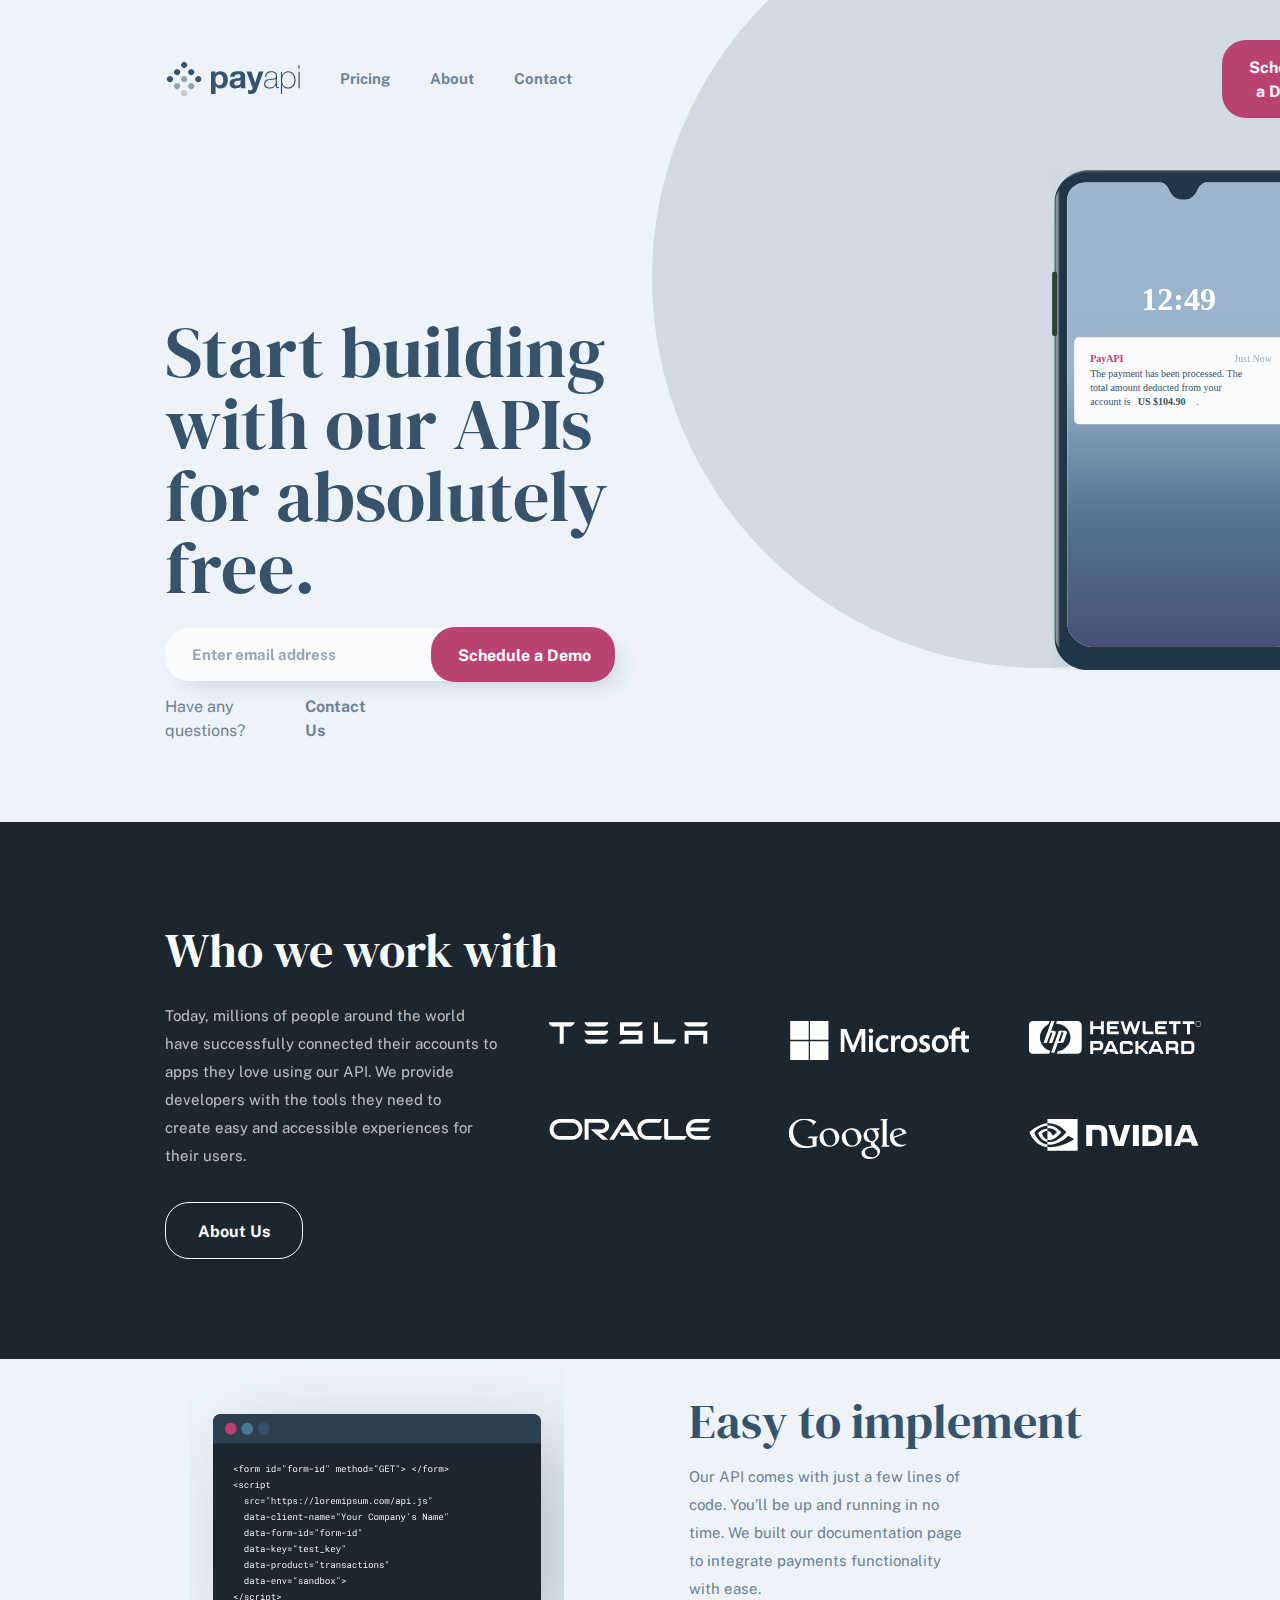
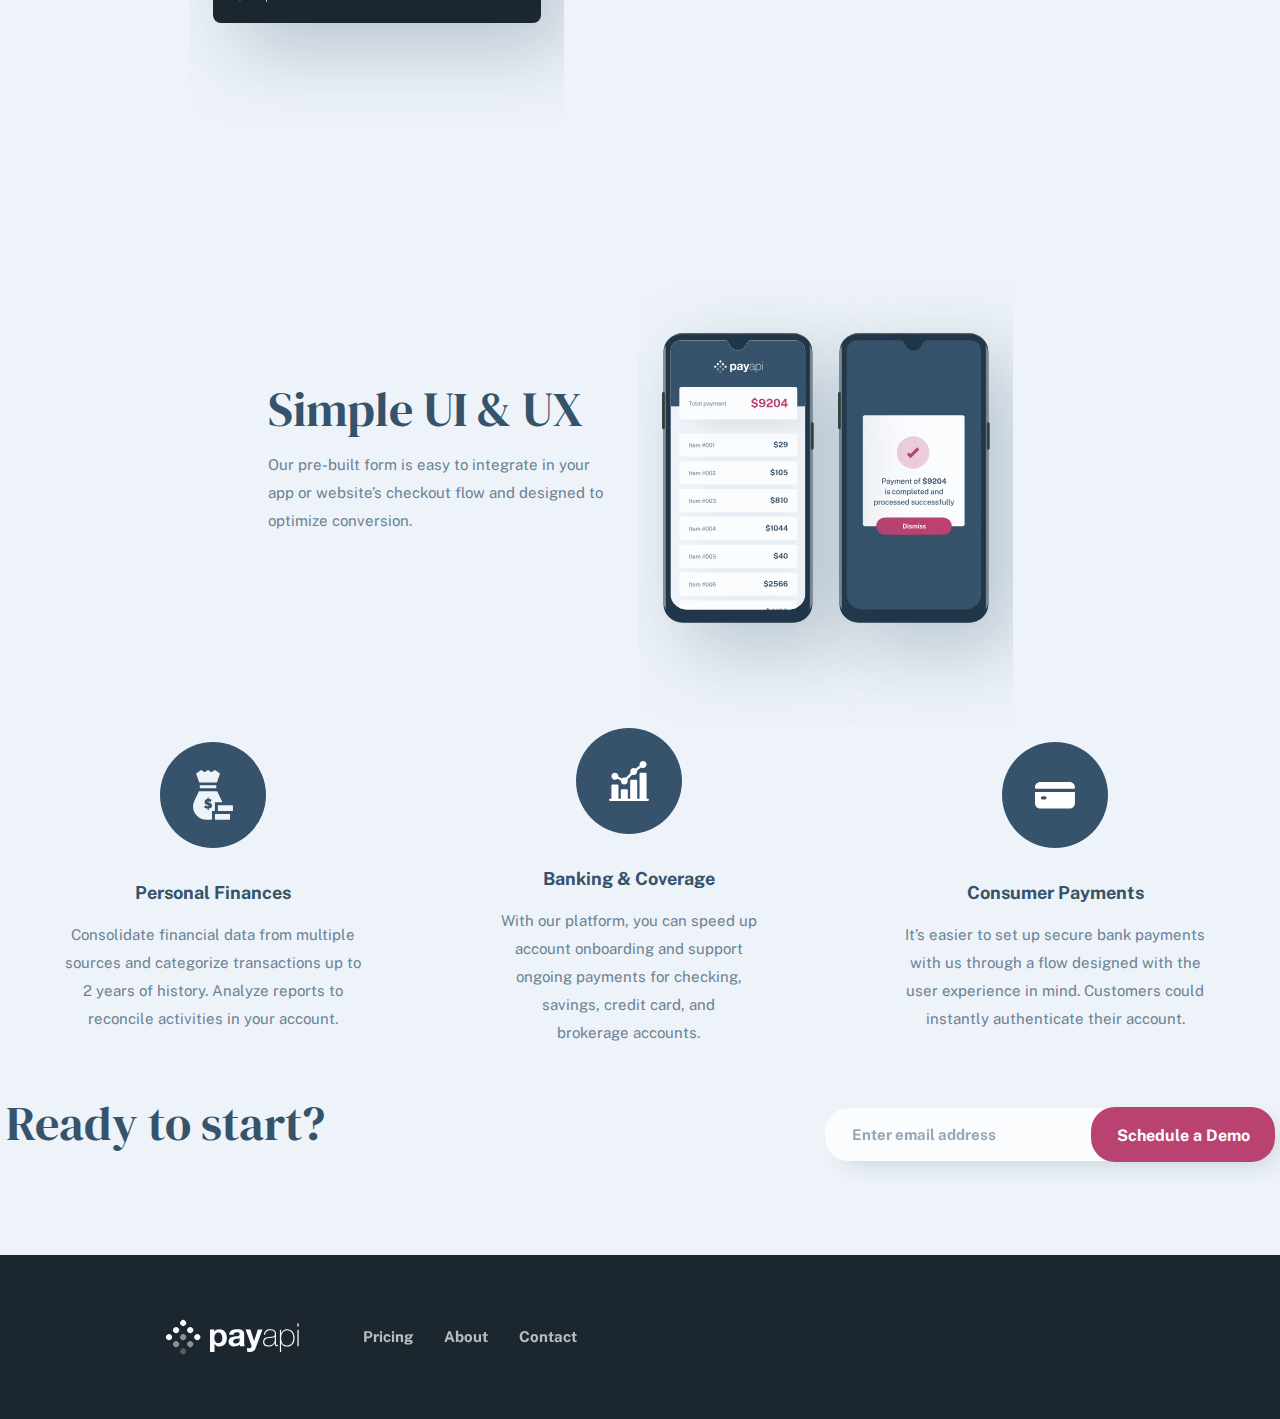
<file: index.html>
<!DOCTYPE html>
<html lang="en">
	<head>
		<meta charset="UTF-8" />
		<meta name="viewport" content="width=device-width, initial-scale=1.0" />
		<link rel="stylesheet" href="./css/normalize.css" />
		<link rel="stylesheet" href="./css/home.css">
		<link rel="stylesheet" href="./css/reset.css" />
		<link rel="stylesheet" href="./css/main.css" />
		<link rel="stylesheet" href="./css//components/buttons.css" />
		<title>payapi-multi-page-website</title>
	</head>
	<body>
		<div class="circle"></div>
		<header>
			<img src="./assets/logo.svg" alt="logo-payapi" />
			<nav>
				<ul>
					<li><a href="./pages/pricing.html">Pricing</a></li>
					<li><a href="./pages/about.html">About</a></li>
					<li><a href="./pages/contact.html">Contact</a></li>
				</ul>
				<button class="button-primary-light-nav">
					<a href="./pages/contact.html" class="schedule">Schedule a Demo</a>
				</button>
			</nav>
			<img src="./assets/menu-burger.svg" alt="menu-burger" id="burger" />
			<div class="div-menu-burger-fond"></div>
			<div class="div-menu-burger">
				<button class="close-menu-burger">X</button>
				<ul class="ul-menu-burger">
					<li><a href="./pages/pricing.html" class="list-menu-burger">Pricing</a></li>
					<li><a href="./pages/about.html" class="list-menu-burger">About</a></li>
					<li><a href="./pages/contact.html" class="list-menu-burger">Contact</a></li>
				</ul>
			</div>
		</header>

		<main>
			<section class="first-sect">
				<img src="./assets/phone.svg" alt="phone" id="phone" />
				<h1>Start building with our APIs for absolutely free.</h1>
				<form action="">
					<input type="text" placeholder="Enter email address" class="email" />
					<button class="button-primary-light">
						<a href="./pages/contact.html" class="schedule">Schedule a Demo</a>
					</button>
				</form>
				<p class="question">
					Have any questions?
					<a href="./pages/contact.html" class="contact">Contact Us</a>
				</p>
			</section>
			<section class="second-sect">
				<div class="div-grid">
					<img src="./assets/tesla.svg" alt="partenaire-tesla" />
					<img src="./assets/microsoft.svg" alt="partenaire-microsoft" />
					<img src="./assets/hp.svg" alt="partenaire-hp" />
					<img src="./assets/oracle.svg" alt="partenaire-oracle" />
					<img src="./assets/google.svg" alt="partenaire-google" />
					<img src="./assets/nvidia.svg" alt="partenaire-nvidia" />
				</div>
				<div class="second-div">
					<h2>Who we work with</h2>
					<p class="first-para">
						Today, millions of people around the world have successfully
						connected their accounts to apps they love using our API. We provide
						developers with the tools they need to create easy and accessible
						experiences for their users.
					</p>
					<button class="button-normal-state-light-about">
						<a href="./pages/about.html" class="about">About Us</a>
					</button>
				</div>
			</section>
			<section class="third-section">
				<img src="./assets/code.svg" alt="box-code" class="box-code" />
				<div class="third-div">
					<h2 class="second-h2">Easy to implement</h2>
					<p class="second-para">
						Our API comes with just a few lines of code. You’ll be up and
						running in no time. We built our documentation page to integrate
						payments functionality with ease.
					</p>
				</div>
			</section>
			<section class="third-section-reverse">
				<img src="./assets/phones.svg" alt="box-code" class="box-code" />
				<div class="third-div-reverse">
					<h2 class="second-h2">Simple UI & UX</h2>
					<p class="second-para-reverse">
						Our pre-built form is easy to integrate in your app or website’s
						checkout flow and designed to optimize conversion.
					</p>
				</div>
			</section>
			<section class="avantages-container">
				<div class="avantages-section">
					<img src="./assets/money.svg" alt="money" />
					<div class="avantages-col">
						<h3>Personal Finances</h3>
						<p class="avantages-para">
							Consolidate financial data from multiple sources and categorize
							transactions up to 2 years of history. Analyze reports to
							reconcile activities in your account.
						</p>
					</div>
				</div>
				<div class="avantages-section">
					<img src="./assets/coverage.svg" alt="coverage" />
					<div class="avantages-col">
						<h3>Banking & Coverage</h3>
						<p class="avantages-para">
							With our platform, you can speed up account onboarding and support
							ongoing payments for checking, savings, credit card, and brokerage
							accounts.
						</p>
					</div>
				</div>
				<div class="avantages-section">
					<img src="./assets/card.svg" alt="payment-card" />
					<div class="avantages-col">
						<h3>Consumer Payments</h3>
						<p class="avantages-para">
							It’s easier to set up secure bank payments with us through a flow
							designed with the user experience in mind. Customers could
							instantly authenticate their account.
						</p>
					</div>
				</div>
			</section>
			<section class="ready-section">
				<h2 class="ready">Ready to start?</h2>
				<form action="" class="second-form">
					<input type="text" placeholder="Enter email address" class="email" />
					<button class="button-primary-light-ready">
						<a href="./pages/contact.html" class="schedule">Schedule a Demo</a>
					</button>
				</form>
			</section>
		</main>
		<footer>
			<img src="./assets/logo-footer.svg" alt="logo-footer" class="logo-footer">
			<div class="footer-link">
				<ul class="ul-footer">
					<a href="./pages/pricing.html"><li class="li-footer">Pricing</li></a>
					<a href="./pages/about.html"><li class="li-footer">About</li></a>
					<a href="./pages/contact.html"><li class="li-footer">Contact</li></a>
				</ul>
			</div>
			<div class="footer-row">
				<a href="#"><img src="./assets/facebook-icon.svg" alt="facebook-icon"></a>
				<a href="#"><img src="./assets/twitter-icon.svg" alt="twitter-icon"></a>
				<a href="#"><img src="./assets/linkdin-icon.svg" alt="linkdin-icon"></a>
			</div>
		</footer>
		<script src="./js/main.js"></script>
	</body>
</html>
</file>
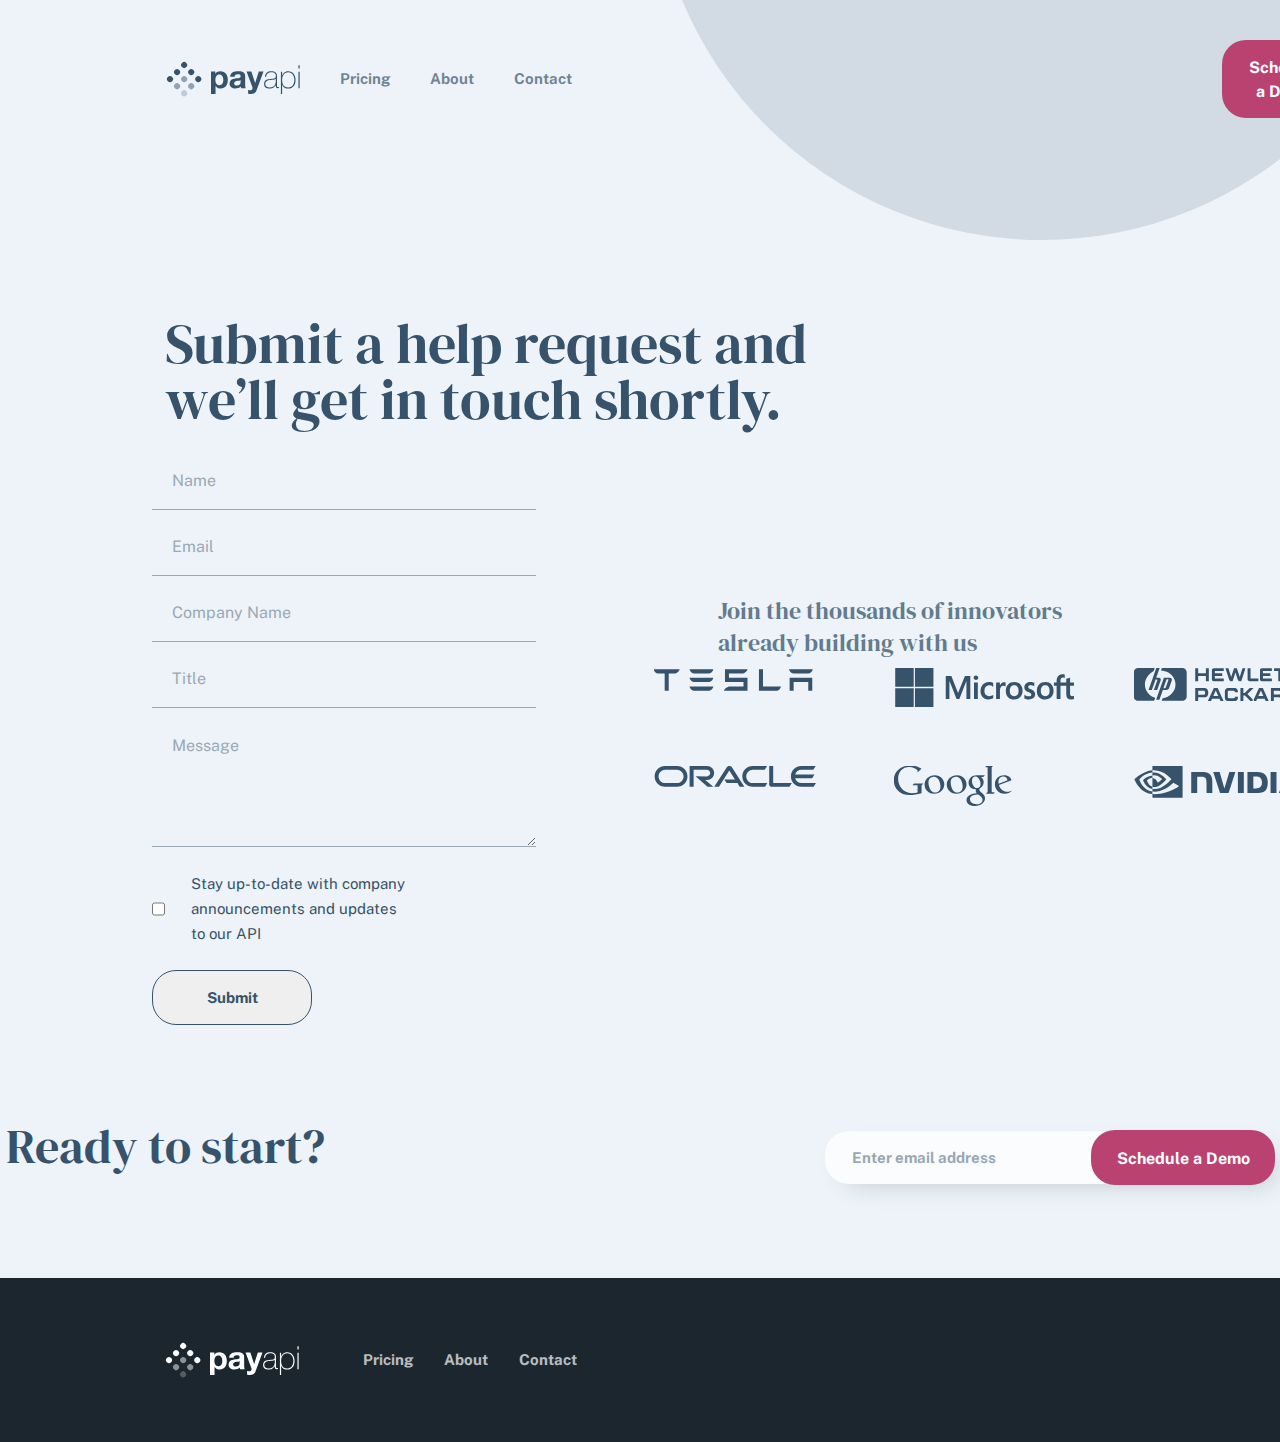
<file: pages/contact.html>
<!DOCTYPE html>
<html lang="en">
	<head>
		<meta charset="UTF-8" />
		<meta name="viewport" content="width=device-width, initial-scale=1.0" />
		<link rel="stylesheet" href="/css/normalize.css" />
		<link rel="stylesheet" href="/css/reset.css" />
		<link rel="stylesheet" href="/css/main.css" />
		<link rel="stylesheet" href="/css/contact.css" />
		<link rel="stylesheet" href="/css/home.css" />
		<link rel="stylesheet" href="/css/components/buttons.css" />
		<link rel="stylesheet" href="/css/components/inputs.css" />
		<link rel="stylesheet" href="/css/components/checkboxs.css" />
		<title>Contact</title>
	</head>
	<body>
		<div class="circle"></div>
		<header>
			<img src="/assets/logo.svg" alt="logo-payapi" />
			<nav>
				<ul>
					<li><a href="/pages/pricing.html">Pricing</a></li>
					<li><a href="/pages/about.html">About</a></li>
					<li><a href="/pages/contact.html">Contact</a></li>
				</ul>
				<button class="button-primary-light-nav">
					<a href="/pages/contact.html" class="schedule">Schedule a Demo</a>
				</button>
			</nav>
			<img src="/assets/menu-burger.svg" alt="menu-burger" id="burger" />
		</header>
		<h1 class="h1-contact">Submit a help request and we’ll get in touch shortly.</h1>
		<section class="section-container-contact">
			<form action="" class="form-contact">
				<input type="text" name="name" class="textfield" placeholder="Name"/>
				<input type="email" name="email" id="" class="textfield" placeholder="Email"/>
                <input type="text" name="company" class="textfield" placeholder="Company Name"/>
                <input type="text" name="title" class="textfield" placeholder="Title"/>
				<textarea name="message" id="" placeholder="Message"></textarea>
                <label for="checkbox" class="label-checkbox-contact">
                    <input type="checkbox" name="" id="checkbox" class="checkbox-contact">
                    Stay up-to-date with company announcements and updates to our API
                </label>
				<button type="submit" class="submit-contact">Submit</button>
			</form>
			<section class="section-partenaires-contact">
                <h2 class="h2-contact">Join the thousands of innovators already building with us</h2>
                <div class="div-grid">
					<img src="/assets/tesla-dark.svg" alt="partenaire-tesla-dark" />
					<img src="/assets/microsoft-dark.svg" alt="partenaire-microsoft-dark" />
					<img src="/assets/hp-dark.svg" alt="partenaire-hp-dark" />
					<img src="/assets/oracle-dark.svg" alt="partenaire-oracle-dark" />
					<img src="/assets/google-dark.svg" alt="partenaire-google-dark" />
					<img src="/assets/nvidia-dark.svg" alt="partenaire-nvidia-dark" />
				</div>
            </section>
		</section>
		<section class="ready-section">
			<h2 class="ready">Ready to start?</h2>
			<form action="" class="second-form">
				<input type="text" placeholder="Enter email address" class="email" />
				<button class="button-primary-light-ready">
					<a href="./pages/contact.html" class="schedule">Schedule a Demo</a>
				</button>
			</form>
		</section>
		<footer>
			<img
				src="/assets/logo-footer.svg"
				alt="logo-footer"
				class="logo-footer"
			/>
			<div class="footer-link">
				<ul class="ul-footer">
					<a href="/pages/pricing.html"><li class="li-footer">Pricing</li></a>
					<a href="/pages/about.html"><li class="li-footer">About</li></a>
					<a href="/pages/contact.html"><li class="li-footer">Contact</li></a>
				</ul>
			</div>
			<div class="footer-row">
				<a href="https://www.facebook.com/?locale=fr_FR" target="_blank"
					><img src="/assets/facebook-icon.svg" alt="facebook-icon"
				/></a>
				<a href="https://x.com/?lang=fr" target="_blank"
					><img src="/assets/twitter-icon.svg" alt="twitter-icon"
				/></a>
				<a href="https://www.linkedin.com/feed/" target="_blank"
					><img src="/assets/linkdin-icon.svg" alt="linkdin-icon"
				/></a>
			</div>
		</footer>
		<script src="/js/main.js"></script>
	</body>
</html>
</file>
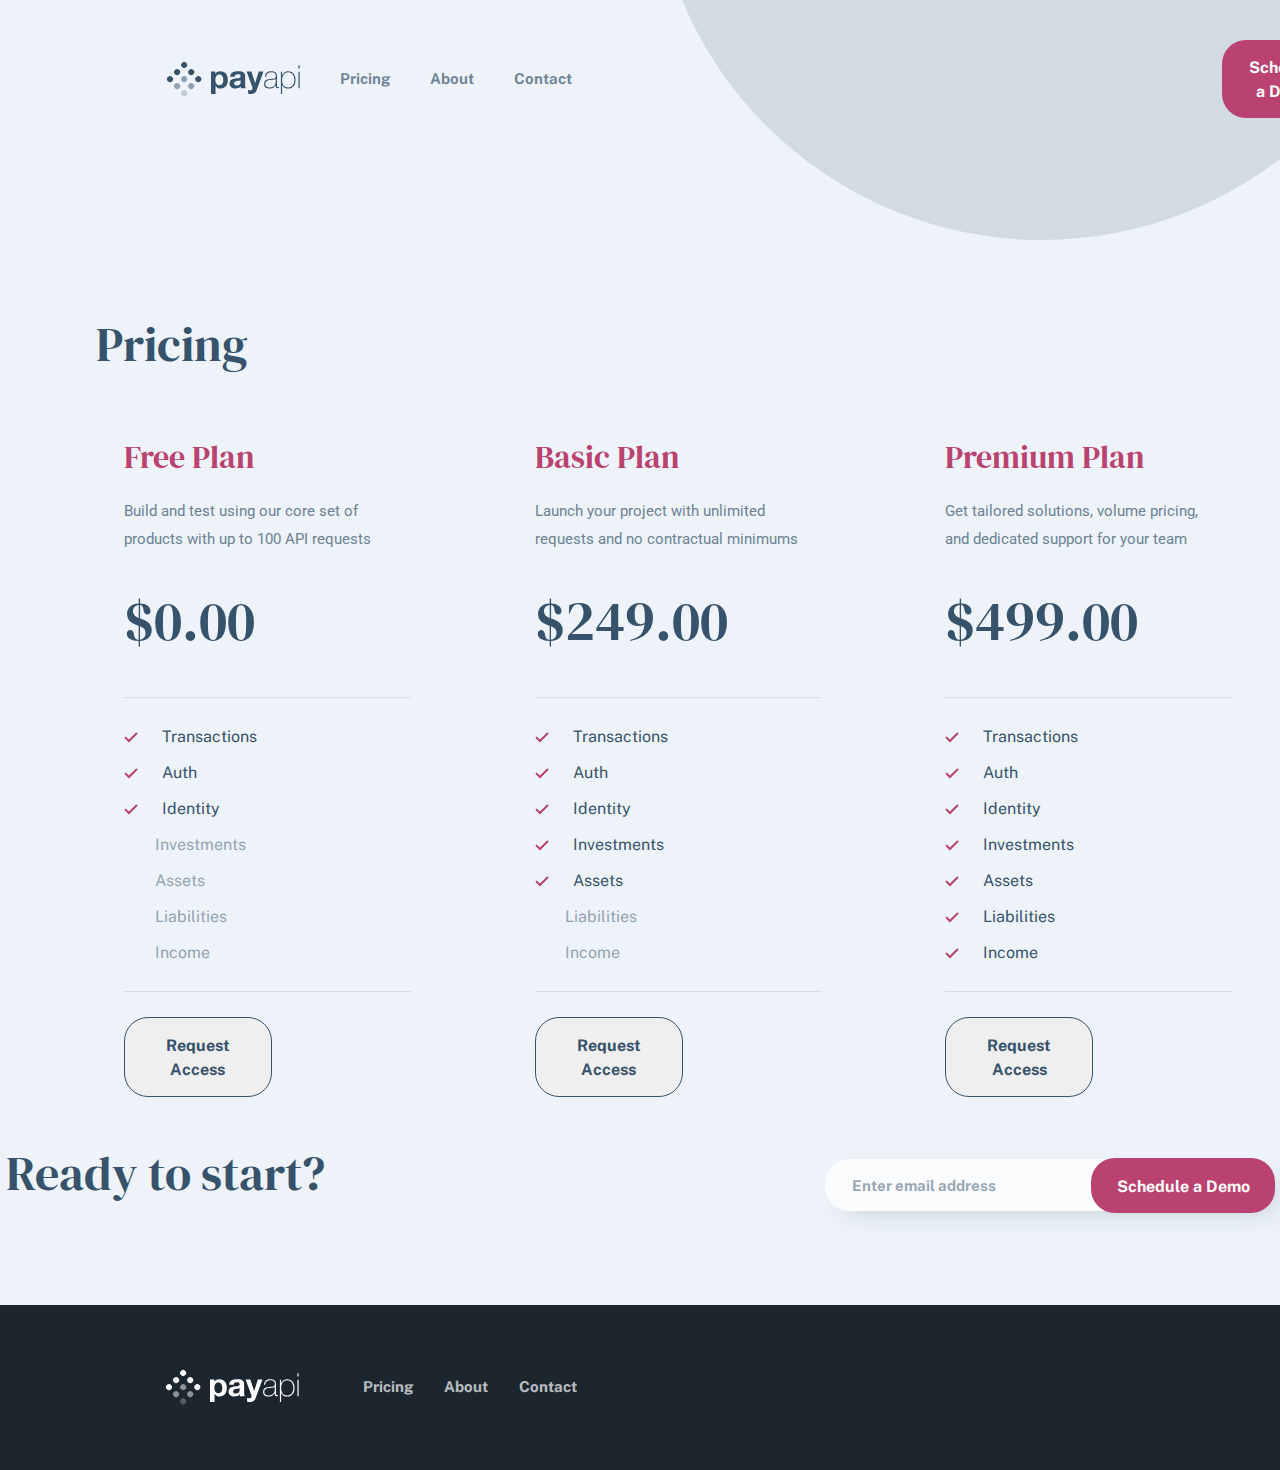
<file: pages/pricing.html>
<!DOCTYPE html>
<html lang="en">
	<head>
		<meta charset="UTF-8" />
		<meta name="viewport" content="width=device-width, initial-scale=1.0" />
		<link rel="stylesheet" href="/css/normalize.css" />
		<link rel="stylesheet" href="/css/reset.css" />
		<link rel="stylesheet" href="/css/main.css" />
		<link rel="stylesheet" href="/css/pricing.css" />
		<link rel="stylesheet" href="/css/home.css" />
		<link rel="stylesheet" href="/css/components/buttons.css" />
		<title>Pricing</title>
	</head>
	<body>
		<div class="circle"></div>
		<header>
			<img src="/assets/logo.svg" alt="logo-payapi" />
			<nav>
				<ul>
					<li><a href="/pages/pricing.html">Pricing</a></li>
					<li><a href="/pages/about.html">About</a></li>
					<li><a href="/pages/contact.html">Contact</a></li>
				</ul>
				<button class="button-primary-light-nav">
					<a href="/pages/contact.html" class="schedule">Schedule a Demo</a>
				</button>
			</nav>
			<img src="/assets/menu-burger.svg" alt="menu-burger" id="burger" />
		</header>
        <h1 class="h1-pricing">Pricing</h1>
		<section class="container-section">
			<section class="container-section-pricing">
				<h2 class="h2-pricing">Free Plan</h2>
				<p class="para-pricing">
					Build and test using our core set of products with up to 100 API
					requests
				</p>
				<h3 class="h3-pricing">$0.00</h3>
				<hr />
				<ul class="ul-pricing">
					<li class="valid"><img src="/assets/valid.svg" alt="valid" />Transactions</li>
					<li class="valid"><img src="/assets/valid.svg" alt="valid" />Auth</li>
					<li class="valid"><img src="/assets/valid.svg" alt="valid" />Identity</li>
					<li class="not-valid">Investments</li>
					<li class="not-valid">Assets</li>
					<li class="not-valid">Liabilities</li>
					<li class="not-valid">Income</li>
				</ul>
				<hr />
                <button class="button-normal-submit">
                    <a href="" class="request">Request Access</a>
                </button>
			</section>
			<section class="container-section-pricing">
				<h2 class="h2-pricing">Basic Plan</h2>
				<p class="para-pricing">
					Launch your project with unlimited requests and no contractual
					minimums
				</p>
				<h3 class="h3-pricing">$249.00</h3>
				<hr />
				<ul class="ul-pricing">
					<li class="valid"><img src="/assets/valid.svg" alt="valid" />Transactions</li>
					<li class="valid"><img src="/assets/valid.svg" alt="valid" />Auth</li>
					<li class="valid"><img src="/assets/valid.svg" alt="valid" />Identity</li>
					<li class="valid"><img src="/assets/valid.svg" alt="valid" />Investments</li>
					<li class="valid"><img src="/assets/valid.svg" alt="valid" />Assets</li>
					<li class="not-valid">Liabilities</li>
					<li class="not-valid">Income</li>
				</ul>
				<hr />
                <button class="button-normal-submit">
                    <a href="" class="request">Request Access</a>
                </button>
			</section>
			<section class="container-section-pricing">
				<h2 class="h2-pricing">Premium Plan</h2>
				<p class="para-pricing">
					Get tailored solutions, volume pricing, and dedicated support for your
					team
				</p>
				<h3 class="h3-pricing">$499.00</h3>
				<hr />
				<ul class="ul-pricing">
					<li class="valid"><img src="/assets/valid.svg" alt="valid" />Transactions</li>
					<li class="valid"><img src="/assets/valid.svg" alt="valid" />Auth</li>
					<li class="valid"><img src="/assets/valid.svg" alt="valid" />Identity</li>
					<li class="valid"><img src="/assets/valid.svg" alt="valid" />Investments</li>
					<li class="valid"><img src="/assets/valid.svg" alt="valid" />Assets</li>
					<li class="valid"><img src="/assets/valid.svg" alt="valid" />Liabilities</li>
					<li class="valid"><img src="/assets/valid.svg" alt="valid" />Income</li>
				</ul>
				<hr />
                <button class="button-normal-submit">
                    <a href="" class="request">Request Access</a>
                </button>
			</section>
		</section>
		<section class="ready-section">
			<h2 class="ready">Ready to start?</h2>
			<form action="" class="second-form">
				<input type="text" placeholder="Enter email address" class="email" />
				<button class="button-primary-light-ready">
					<a href="./pages/contact.html" class="schedule">Schedule a Demo</a>
				</button>
			</form>
		</section>
		<footer>
			<img
				src="/assets/logo-footer.svg"
				alt="logo-footer"
				class="logo-footer"
			/>
			<div class="footer-link">
				<ul class="ul-footer">
					<a href="/pages/pricing.html"><li class="li-footer">Pricing</li></a>
					<a href="/pages/about.html"><li class="li-footer">About</li></a>
					<a href="/pages/contact.html"><li class="li-footer">Contact</li></a>
				</ul>
			</div>
			<div class="footer-row">
				<a href="https://www.facebook.com/?locale=fr_FR" target="_blank"
					><img src="/assets/facebook-icon.svg" alt="facebook-icon"
				/></a>
				<a href="https://x.com/?lang=fr" target="_blank"
					><img src="/assets/twitter-icon.svg" alt="twitter-icon"
				/></a>
				<a href="https://www.linkedin.com/feed/" target="_blank"
					><img src="/assets/linkdin-icon.svg" alt="linkdin-icon"
				/></a>
			</div>
		</footer>
		<script src="/js/main.js"></script>
	</body>
</html>
</file>
<file: css/home.css>
@import url("https://fonts.googleapis.com/css2?family=DM+Serif+Display:ital@0;1&display=swap");
@import url("https://fonts.googleapis.com/css2?family=Public+Sans:ital,wght@0,100..900;1,100..900&display=swap");
:root {
	font-family: "Public Sans", sans-serif;
	font-family: "DM Serif Display", serif;
	--primary-dark-pink: #ba4270;
	--primary-link-water-white: #fbfcfe;
	--secondary-San-Juan-Blue: #36536b;
	--secondary-Mirage-Blue: #1b262f;
	--secondary-charm-pink-actives: #da6d97;
	--secondary-Light-San-Juan-Blue: #6c8294;

	--hgroup-large-font-family: "DM Serif Display", serif;
	--h1-large-size: 72px;
	--hgroup-large-weight: 400;
	--h1-large-line-height: 72px;

	--h1-small-size: 56px;
	--h1-small-line-height: 56px;

	--h2-size: 48px;
	--h2-line-height: 56px;

	--h3-big-large-size: 32px;
	--h3-big-line-height: 40px;

	--h3-small-font-family: "Public Sans", sans-serif;
	--h3-small-size: 18px;
	--h3-small-font-weight: 700;
	--h3-small-line-height: 25px;

	--h4-size: 24px;
	--h4-line-height: 32px;

	--p-font-family: "Public Sans", sans-serif;
	--p-size: 15px;
	--p-line-height: 28px;

	--font-weight-bold: 700;
	--font-weight-thin: 400;
}
body {
	overflow-x: hidden;
	background-color: #edf3f8;
}
header {
	display: flex;
	flex-direction: row;
	align-items: center;
	justify-content: space-between;
	padding: 40px 24px 8.5rem 24px;
	background-color: #d2dbe4;
	border-radius: 0 0 50% 50%;
	margin-bottom: 144px;
}
.first-sect {
	display: flex;
	align-items: center;
	justify-content: center;
    padding: 0 24px;
}
nav {
	display: none;
}
form {
	display: flex;
	flex-direction: column;
	gap: 16px;
}
section {
	display: flex;
	flex-direction: column;
}
.second-sect {
	display: flex;
	flex-direction: column;
	align-items: center;
	background-color: var(--secondary-Mirage-Blue);
	padding: 80px 24px;
}
.div-grid {
	display: grid;
	grid-template-columns: 1fr 1fr;
	gap: 39px;
	margin-bottom: 56px;
}
.second-div {
	display: flex;
	flex-direction: column;
	align-items: center;
	justify-content: center;
}
.third-section {
	display: flex;
	flex-direction: column;
	justify-content: center;
	align-items: center;
	padding: 0 23px 0 24px;
}
.third-section-reverse {
	display: flex;
	flex-direction: column;
	justify-content: center;
	align-items: center;
	padding: 0 23px 0 24px;
}
.avantages-container {
	display: flex;
	flex-direction: column;
}
.avantages-section {
	display: flex;
	flex-direction: column;
	align-items: center;
	text-align: center;
	margin-bottom: 48px;
	font-family: var(--p-font-family);
}
.avantages-col {
	display: flex;
	flex-direction: column;
	align-items: center;
	justify-content: center;
}
.ready-section {
	display: flex;
	flex-direction: column;
	justify-content: center;
	margin-bottom: 80px;
	padding: 0 23px 0 24px;
	text-align: center;	
}
footer {
	display: flex;
	flex-direction: column;
	align-items: center;
	justify-content: center;
	background-color: var(--secondary-Mirage-Blue);
	padding: 41px 120px 55px 120px;	
}
.footer-row {
	display: flex;
	flex-direction: row;
	align-items: center;
	gap: 12px;
	transform: scale(1.3);
}
.footer-link {
	margin: 40px 0;
}
.ul-footer {
	display: flex;
	flex-direction: column;
	gap: 31px;
	list-style: none;
	padding: 0;
	font-size: var(--p-size);
	font-weight: var(--font-weight-bold);
	
}
@media screen and (min-width: 321px) { 
    header {
		display: flex;
		align-items: center;
		justify-content: space-evenly;
		padding: 40px 40px 10rem 39px;
		margin-bottom: 198px;
	}
	nav {
		display: flex;
		flex-direction: row;
		align-items: center;
		gap: 50px;
		font-family: "Public Sans", sans-serif;
		font-weight: var(--font-weight-bold);
	}
	.first-sect {
		gap: 24px;
		padding: 0 0px 0 0px;
	}
	section {
		display: flex;
		flex-direction: column;
		width: 100%;
	}
    form {
		position: relative;	
		flex-direction: row;
		align-items: center;
		gap: 0;
	}
    .div-grid {
		grid-template-columns: 1fr 1fr 1fr;
		margin-bottom: 64px;
	}
	.second-sect {
		padding: 88px 116px;
	}
    .avantages-container {
		flex-direction: row;
		align-items: center;
		justify-content: center;
	}
	.ready-section {
		padding: 0;
	}
	.second-form {
		display: flex;
		justify-content: center;
	}
	footer {
		flex-direction: row;
		padding: 31px 40px 31px 39px;
	}
    .ul-footer {
		flex-direction: row;
		margin-right: 138px;
	}
	.footer-row {
		transform: scale(1);
		gap: 24px;
	}
}
@media screen and (min-width: 769px) { 
    .first-sect {
		padding: 0 0px 0 165px;
		align-items: start;
	}
	body {
		z-index: 1;
	}
	header {
		z-index: 1;
		border-radius: 0 0 0% 0%;
		padding: 40px 165px 0 165px;
		background-color: #edf3f8;
	}
    nav {
		z-index: 1;
		gap: 650px;
	}
    section {
		flex-direction: column;
	}
    form {
		z-index: 1;
		justify-content: start;
		flex-direction: row;
	}
    .div-grid {
		transform: scale(1.5);
		margin: auto;
	}
	.second-sect {
		flex-direction: row-reverse;
		padding: 100px 163px 100px 165px;
	}
	.second-div {
		align-items: start;
		width: 50%;
	}
    .third-section {
		flex-direction: row;
		align-items: center;
		gap: 125px;
		padding: 0 23px 0 24px;
		margin-left: 165px;
		margin-bottom: 150px;
	}
    .third-section-reverse {
		flex-direction: row-reverse;
	}
	.third-div-reverse {
		width: 30%;
	}
    .ready-section {
		flex-direction: row;
		justify-content: center;
		gap: 500px;
	}
	.second-form {
		display: flex;
		justify-content: center;
	}
	footer {
		flex-direction: row;
		justify-content: start;
		padding: 31px 164px 31px 164px;
	}
	.ul-footer {
		flex-direction: row;
		margin-right: 34.938rem;
	}
	.footer-row {
		transform: scale(1);
		gap: 24px;
	}
}
</file>
<file: css/main.css>
@import url("https://fonts.googleapis.com/css2?family=DM+Serif+Display:ital@0;1&display=swap");
@import url("https://fonts.googleapis.com/css2?family=Public+Sans:ital,wght@0,100..900;1,100..900&display=swap");
:root {
	font-family: "Public Sans", sans-serif;
	font-family: "DM Serif Display", serif;
	--primary-dark-pink: #ba4270;
	--primary-link-water-white: #fbfcfe;
	--secondary-San-Juan-Blue: #36536b;
	--secondary-Mirage-Blue: #1b262f;
	--secondary-charm-pink-actives: #da6d97;
	--secondary-Light-San-Juan-Blue: #6c8294;

	--hgroup-large-font-family: "DM Serif Display", serif;
	--h1-large-size: 72px;
	--hgroup-large-weight: 400;
	--h1-large-line-height: 72px;

	--h1-small-size: 56px;
	--h1-small-line-height: 56px;

	--h2-size: 48px;
	--h2-line-height: 56px;

	--h3-big-large-size: 32px;
	--h3-big-line-height: 40px;

	--h3-small-font-family: "Public Sans", sans-serif;
	--h3-small-size: 18px;
	--h3-small-font-weight: 700;
	--h3-small-line-height: 25px;

	--h4-size: 24px;
	--h4-line-height: 32px;

	--p-font-family: "Public Sans", sans-serif;
	--p-size: 15px;
	--p-line-height: 28px;

	--font-weight-bold: 700;
	--font-weight-thin: 400;
}
.div-menu-burger {
	position: absolute;
	top: 0;
	right: 0;
	height: 623%;
	width: 70vw;
	z-index: 3;
	background-color: #6c8294;
	display: none;
	transform: translateX(-100%);
}
.div-menu-burger-fond {
	position: absolute;
	top: 0;
	right: 0;
	height: 623%;
	width: 100vw;
	z-index: 2;
	background-color: rgba(0, 0, 0, 0.8);
	display: none;
	transform: translateX(-100%);
}
.close-menu-burger {
	position: absolute;
	top: 10px;
	right: 10px;
	border: none;
	border-radius: 100px;	
	font-size: 32px;
	background-color: transparent;
	font-family: var(--p-font-family);
}
.ul-menu-burger {
	display: flex;
	flex-direction: column;
	gap: 16px;
	position: absolute;
	top: 50px;
	list-style: none;
}
.list-menu-burger {
	color: #d2dbe4;
	font-weight: var(--font-weight-bold);
	font-size: 24px;
}
#phone {
	position: absolute;
	top: 100px;
	width: 128px;
	height: 240px;
}
h1 {
	text-align: center;
	line-height: 36px;
	font-size: 32px;
	font-weight: var(--font-weight-thin);
	color: var(--secondary-San-Juan-Blue);
	margin-bottom: 24px;
}
.email {
	border: none;
	border-radius: 24px;
	background-color: rgba(251, 252, 254);
	padding: 16px 0px 14px 27px;
	font-family: var(--p-font-family);
	font-weight: var(--font-weight-bold);
	font-size: var(--p-size);
	-webkit-box-shadow: 10px 10px 25px -10px rgba(54, 83, 107, 0.25);
	box-shadow: 10px 10px 25px -10px rgba(54, 83, 107, 0.25);
	position: relative;
}
.email::placeholder {
	opacity: 50%;
	color: var(--secondary-San-Juan-Blue);
}
a {
	text-decoration: none;
	color: rgba(54, 83, 107, 0.7);
	font-family: var(--p-font-family);
	font-weight: var(--font-weight-bold);
}
.question {
	display: flex;
	align-items: center;
	justify-content: center;
	gap: 5px;
	color: var(--secondary-Light-San-Juan-Blue);
	font-weight: var(--font-weight-thin);
	font-family: var(--p-font-family);
	margin-top: 24px;
	margin-bottom: 79px;
}
.circle {
	display: none;
}
h2 {
	color: var(--primary-link-water-white);
	font-size: var(--h3-big-large-size);
	font-weight: var(--font-weight-thin);
	margin-bottom: 16px;
}
.first-para {
	text-align: center;
	font-weight: var(--font-weight-thin);
	color: var(--primary-link-water-white);
	opacity: 70%;
	font-size: var(--p-size);
	font-family: var(--p-font-family);
	margin-bottom: 60px;
	line-height: var(--p-line-height);
}
.second-h2 {
	text-align: center;
	font-size: 36px;
	line-height: 36px;
	font-weight: var(--font-weight-thin);
	color: var(--secondary-San-Juan-Blue);
	width: 100%;
}
.second-para {
	text-align: center;
	font-weight: var(--font-weight-thin);
	font-size: var(--p-size);
	line-height: var(--p-line-height);
	font-family: var(--p-font-family);
	color: var(--secondary-Light-San-Juan-Blue);
	width: 95%;
	margin-bottom: 80px;
}
.second-para-reverse {
	text-align: center;
	font-weight: var(--font-weight-thin);
	font-size: var(--p-size);
	line-height: var(--p-line-height);
	font-family: var(--p-font-family);
	color: var(--secondary-Light-San-Juan-Blue);
	width: 95%;
	margin-bottom: 80px;
}
h3 {
	font-weight: var(--font-weight-bold);
	font-size: var(--h3-small-size);
	line-height: var(--h3-small-line-height);
	color: var(--secondary-San-Juan-Blue);
	margin: 32px 0 16px 0;
}
.avantages-para {
	color: var(--secondary-Light-San-Juan-Blue);
	font-size: var(--p-size);
	line-height: var(--p-line-height);
}
.ready {
	font-weight: var(--font-weight-thin);
	font-size: var(--h2-size);
	line-height: var(--h2-line-height);
	color: var(--secondary-San-Juan-Blue);
}
.logo-footer {
	transform: scale(1.7);
}
.li-footer {
	color: var(--primary-link-water-white);
	opacity: 70%;
}

@media screen and (min-width: 321px) {
	.div-menu-burger-fond {
		display: none;
	}
	.div-menu-burger {
		display: none;
	}
	#phone {
		top: 35%;
		right: 60%;
		width: 159px;
		height: 300px;
	}
	h1 {
		display: flex;
		margin: auto;
		width: 80%;
	}
	.email {
		left: 0px;
		width: 350px;
	}
	ul {
		display: flex;
		gap: 40px;
		list-style: none;
		font-size: var(--p-size);
	}
	.question {
		margin-top: -10px;
	}
	a {
		text-decoration: none;
		color: rgba(54, 83, 107, 0.7);
	}
	#phone {
		transform: translate(100%, -42%);
	}
	#burger {
		display: none;
	}
	h2 {
		line-height: var(--h2-line-height);
		font-size: var(--h2-size);
		margin-bottom: 24px;
	}
	.first-para {
		width: 80%;
		margin-bottom: 32px;
	}
	.second-h2 {
		font-size: var(--h2-size);
	}
	.logo-footer {
		transform: scale(1);
		margin-right: 64px;
	}
}


@media screen and (min-width: 769px) {
	#phone {
		top: 20%;
		left: 0;
		width: 263px;
		height: 500px;
	}
	h1 {
		text-align: start;
		width: 40%;
		font-size: var(--h1-large-size);
		line-height: var(--h1-large-line-height);
		margin-right: 850px;
	}
	a:hover {
		color: var(--secondary-San-Juan-Blue);
	}
	.email {	
		width: 450px;
	}
	#phone {
		transform: translate(400%, -2%);
	}
	.question {
		margin-right: 900px;
	}
	.circle {
		z-index: 0;
		display: block;
		position: absolute;
		right: -152px;
		top: -112px;
		background-color: #d2dbe4;
		height: 780px;
		width: 780px;
		border-radius: 50%;
	}
	h2 {
		text-align: start;
	}
	.first-para {
		text-align: start;
		width: 70%;
	}
	.second-para {
		text-align: start;
		width: 38%;
	}
	.second-h2 {
		text-align: start;
	}
	.second-para-reverse {
		text-align: start;
		width: 100%;
	}
	.avantages-para {
		width: 70%;
	}
}
</file>
<file: css/components/buttons.css>
:root {
	--buttons-border-radius: 24px;
	--primary-button-padding-demo: 16px 24.5px 14px 26.5px;
	--normal-state-light-background-color-demo: #ba4270;
	--normal-state-light-color-demo: #fbfcfe;

	--hover-state-light-background-color-demo: #d96d97;
	--hover-state-light-color-demo: #fbfcfe;

	--disabled-state-light-background-color-demo: #dca1b7;
	--disabled-state-light-color-demo: #fbfcfe;

	--secondary-button-padding-light-about: 16px 32px 14px 32px;
	--normal-state-light-color-about: #fbfcfe;
	--normal-state-light-border-about: 1px solid #fbfcfe;
	--normal-state-light-background-color-about: #1b262f;

	--hover-state-light-color-about: #1b262f;
	--hover-state-light-border-about: 1px solid #fbfcfe;
	--hover-state-light-background-color-about: #ffffff;

	--disabled-state-light-color-about: #8d9097;
	--disabled-state-light-border-about: 1px solid #8d9097;
	--disabled-state-light-background-color-about: #1b262f;

	--secondary-button-padding-dark-submit: 16px 28px 14px 28px;
	--normal-state-dark-color-submit: #36536b;
	--normal-state-dark-border-submit: 1px solid #36536b;
	--normal-state-dark-background-color-submit: #ffffff;

	--hover-state-dark-color-submit: #ffffff;
	--hover-state-dark-border-submit: 1px solid #36536b;
	--hover-state-dark-background-color-submit: #36536b;

	--disabled-state-dark-color-submit: #9ba9b4;
	--disabled-state-dark-border-submit: 1px solid #9ba9b4;
	--disabled-state-dark-background-color-submit: #ffffff;
}

.button-primary-light-nav {
	border-radius: var(--buttons-border-radius);
	padding: var(--primary-button-padding-demo);
	background-color: var(--normal-state-light-background-color-demo);
	border: none;
	display: none;
}
.button-primary-light, .button-primary-light-ready  {
	border-radius: var(--buttons-border-radius);
	padding: var(--primary-button-padding-demo);
	background-color: var(--normal-state-light-background-color-demo);
	border: none;
}
.schedule {
	color: var(--normal-state-light-color-demo);
}
.button-normal-state-light-about {
	border-radius: var(--buttons-border-radius);
	padding: var(--secondary-button-padding-light-about);
	background-color: var(--normal-state-light-background-color-demo);
	border: var(--normal-state-light-border-about);
	background-color: var(--normal-state-light-background-color-about);
}
.about {
	color: var(--normal-state-light-color-about);
}
.button-normal-submit {
	padding: var(--secondary-button-padding-dark-submit);
	border: var(--normal-state-dark-border-submit);
	border-radius: 24px;
	margin-bottom: 48px;
}
.button-normal-submit:hover {
	border: var(--hover-state-dark-border-submit);
	background-color: var(--hover-state-dark-background-color-submit);
}
.request {
	color: var(--normal-state-dark-color-submit);
}
.request:hover {
	color: var(--hover-state-dark-color-submit);
}
.submit-contact {
	padding: var(--secondary-button-padding-dark-submit);
	border: var(--normal-state-dark-border-submit);
	color: var(--normal-state-dark-color-submit);
	font-size: 15px;
	font-family: "Public Sans", sans-serif;
	font-weight: 700;
	border-radius: 24px;
	width: 45%;
}
@media screen and (min-width: 321px) {
	.button-primary-light-nav {
		display: block;
	}
	.button-primary-light {
		position: absolute;
		right: 0;
		border-radius: var(--buttons-border-radius);
		padding: var(--primary-button-padding-demo);
		background-color: var(--normal-state-light-background-color-demo);
		border: none;
	}
	.button-primary-light-ready {
		position: absolute;
		right: 25%;
	}
	.submit-contact {
		width: 25%;
		margin-right: 35%;
	}
}

@media screen and (min-width: 769px) {
	.button-primary-light {
		z-index: 2;
		position: absolute;
		right: 0;
		border-radius: var(--buttons-border-radius);
		padding: var(--primary-button-padding-demo);
		background-color: var(--normal-state-light-background-color-demo);
		border: none;
	}
	.button-primary-light-ready {
		z-index: 2;
		position: absolute;
		right: 0%;
		border-radius: var(--buttons-border-radius);
		padding: var(--primary-button-padding-demo);
		background-color: var(--normal-state-light-background-color-demo);
		border: none;
	}
	.button-normal-submit {
		width: 36%;
	}
	.submit-contact {
		margin-bottom: 93px;
	}
}
</file>
<file: css/contact.css>
@import url("https://fonts.googleapis.com/css2?family=DM+Serif+Display:ital@0;1&display=swap");
@import url("https://fonts.googleapis.com/css2?family=Public+Sans:ital,wght@0,100..900;1,100..900&display=swap");
@import url("https://fonts.googleapis.com/css2?family=Roboto:ital,wght@0,100;0,300;0,400;0,500;0,700;0,900;1,100;1,300;1,400;1,500;1,700;1,900&display=swap");
:root {
	font-family: "Public Sans", sans-serif;
	font-family: "DM Serif Display", serif;
	--primary-dark-pink: #ba4270;
	--primary-link-water-white: #fbfcfe;
	--secondary-San-Juan-Blue: #36536b;
	--secondary-Mirage-Blue: #1b262f;
	--secondary-charm-pink-actives: #da6d97;
	--secondary-Light-San-Juan-Blue: #6c8294;

	--hgroup-large-font-family: "DM Serif Display", serif;
	--h1-large-size: 72px;
	--hgroup-large-weight: 400;
	--h1-large-line-height: 72px;

	--h1-small-size: 56px;
	--h1-small-line-height: 56px;

	--h2-size: 48px;
	--h2-line-height: 56px;

	--h3-big-large-size: 32px;
	--h3-big-line-height: 40px;

	--h3-small-font-family: "Public Sans", sans-serif;
	--h3-small-size: 18px;
	--h3-small-font-weight: 700;
	--h3-small-line-height: 25px;

	--h4-size: 24px;
	--h4-line-height: 32px;

	--p-font-family: "Public Sans", sans-serif;
	--p-size: 15px;
	--p-line-height: 28px;

	--font-weight-bold: 700;
	--font-weight-thin: 400;
}
.h1-contact {
    font-size: var(--h3-big-large-size);
    line-height: 36px;
    text-align: center;
    margin-bottom: 40px;
}
.section-container-contact {
    display: flex;
    flex-direction: column;
    gap: 80px;
    margin: 0 24px;
}
.form-contact {
    display: flex;
    flex-direction: column;
    justify-content: start;
    text-align: start;
    gap: 24px;
}
.section-partenaires-contact {
    display: flex;
    flex-direction: column;
    align-items: center;
    justify-content: center;
    text-align: center;
}
.h2-contact {
    font-size: var(--h4-size);
    line-height: var(--h4-line-height);
    color: var(--secondary-San-Juan-Blue);
    opacity: 75%;
    margin-bottom: 32px;
}

@media screen and (min-width: 321px) {
    .h1-contact {
        font-size: var(--h2-size);
        line-height: var(--h2-line-height);
        width: 70%;
    }
    .textfield, textarea {
        width: 60%;
    }
    .h2-contact {
        margin-bottom: 32px;
        width: 75%;
    }
}

@media screen and (min-width: 769px) {
    .h1-contact {
        justify-content: left;
        text-align: start;
        font-size: var(--h1-small-size);
        line-height: var(--h1-small-line-height);
        width: 70%;
        margin-left: 10.313rem;
    }
    .circle {
        top: -60%;
    }
    .section-container-contact {
        align-items: center;
        gap: 0;
        flex-direction: row;
    }
    .form-contact {
        width: 100%;
    }
    .h2-contact {
        width: 75%;
        margin-bottom: 32px;
        margin-right: 8%;
    }
    .section-partenaires-contact {
        margin-bottom: 13rem;
    }
}
</file>
<file: css/components/inputs.css>
:root {
    --text-field-label-normal: #9ba9b4;
    --text-field-border_bottom-normal: #9ba9b4 1px solid;

    --text-field-label-activate: #3a5266;
    --text-field-border_bottom-activate: #3a5266 1px solid;

    --text-field-label-error: #ef8787;
    --text-field-border_bottom-error: #ef8787 1px solid;

    --text-area-label-normal: #9ba9b4;
    --text-area-border_bottom-normal: #9ba9b4 1px solid;

    --text-area-label-activate: #3a5266;
    --text-area-border_bottom-activate: #3a5266 1px solid;

    --text-area-label-error: #ef8787;
    --text-area-border_bottom-error: #ef8787 1px solid;

}
.textfield {
    background-color: #EDF3F8;
    font-family: "Public Sans", sans-serif;
    padding-bottom: 16px;
    padding-left: 20px;
    border: none;
    border-bottom: var(--text-field-border_bottom-normal);
}
.textfield::placeholder {
    color: #9ba9b4;
}
textarea {
    background-color: #EDF3F8;
    font-family: "Public Sans", sans-serif;
    padding-bottom: 64px;
    padding-left: 20px;
    border: none;
    border-bottom: var(--text-field-border_bottom-normal);
}
textarea::placeholder {
    color: #9ba9b4;
}
</file>
<file: css/components/checkboxs.css>
:root {
    --check-box-normal: #cdd4da;

    --check-box-activate: #ba4270;
    --check-box-color_check-activate: #ffffff;

    --check-box-disabled: #f5f6f8;
}
.label-checkbox-contact {
    display: flex;
    align-items: center;
    font-family: "Public Sans", sans-serif;
    font-size: 15px;
    line-height: 25px;
    font-weight: 400;
    gap: 26px;
    color: #36536b;
}
.checkbox-contact {
    height: 24px;
    width: 24px;
    accent-color: var(--check-box-activate);
}


@media screen and (min-width: 321px){
    .label-checkbox-contact {
        margin-right: 20%;
        width: 40%;
    }
}
</file>
<file: css/pricing.css>
@import url("https://fonts.googleapis.com/css2?family=DM+Serif+Display:ital@0;1&display=swap");
@import url("https://fonts.googleapis.com/css2?family=Public+Sans:ital,wght@0,100..900;1,100..900&display=swap");
@import url("https://fonts.googleapis.com/css2?family=Roboto:ital,wght@0,100;0,300;0,400;0,500;0,700;0,900;1,100;1,300;1,400;1,500;1,700;1,900&display=swap");
:root {
	font-family: "Public Sans", sans-serif;
	font-family: "DM Serif Display", serif;
	--primary-dark-pink: #ba4270;
	--primary-link-water-white: #fbfcfe;
	--secondary-San-Juan-Blue: #36536b;
	--secondary-Mirage-Blue: #1b262f;
	--secondary-charm-pink-actives: #da6d97;
	--secondary-Light-San-Juan-Blue: #6c8294;

	--hgroup-large-font-family: "DM Serif Display", serif;
	--h1-large-size: 72px;
	--hgroup-large-weight: 400;
	--h1-large-line-height: 72px;

	--h1-small-size: 56px;
	--h1-small-line-height: 56px;

	--h2-size: 48px;
	--h2-line-height: 56px;

	--h3-big-large-size: 32px;
	--h3-big-line-height: 40px;

	--h3-small-font-family: "Public Sans", sans-serif;
	--h3-small-size: 18px;
	--h3-small-font-weight: 700;
	--h3-small-line-height: 25px;

	--h4-size: 24px;
	--h4-line-height: 32px;

	--p-font-family: "Public Sans", sans-serif;
	--p-size: 15px;
	--p-line-height: 28px;

	--font-weight-bold: 700;
	--font-weight-thin: 400;
}
.h1-pricing {
	display: flex;
	align-items: center;
	justify-content: center;
	margin-bottom: 4.313rem;
	font-size: var(--h2-size);
	line-height: var(--h2-line-height);
}
.container-section {
	display: flex;
	flex-direction: column;
	padding: 0 24px;
	text-align: center;
}
.h2-pricing {
	color: var(--primary-dark-pink);
	line-height: var(--h4-line-height);
	font-size: var(--h4-size);
}
.para-pricing {
	font-family: "Roboto", sans-serif;
	font-size: var(--p-size);
	line-height: var(--p-line-height);
	color: var(--secondary-Light-San-Juan-Blue);
	font-weight: var(--font-weight-thin);
}
.h3-pricing {
	font-weight: var(--font-weight-thin);
	font-size: var(--h1-small-size);
	line-height: var(--h1-large-line-height);
}
hr {
	background-color: #36536b;
	opacity: 25%;
	margin: 24px 0;
}
.ul-pricing {
	display: flex;
	text-align: start;
	flex-direction: column;
	padding: 0;
	gap: 8px;
}
.valid,
.not-valid {
	margin-left: 23%;
	list-style: none;
	font-family: var(--p-font-family);
	font-weight: var(--font-weight-thin);
	font-size: 16px;
	line-height: var(--p-line-height);
}
.valid {
	display: flex;
	flex-direction: row;
	gap: 24px;
	color: var(--secondary-San-Juan-Blue);
	align-items: center;
}
.not-valid {
	color: #92a4b2;
	margin-left: 37%;
}
.request {
	display: flex;
	justify-content: center;
}

@media screen and (min-width: 321px) {
	.container-section {
		flex-direction: row;
		gap: 10px;
	}
	.not-valid {
		margin-left: 40%;
	}
}

@media screen and (min-width: 769px) {
	body {
		overflow-x: hidden;
	}
	.h1-pricing {
		justify-content: start;
	}
	.circle {
		top: -60%;
	}
	.h2-pricing {
		font-size: var(--h3-big-large-size);
	}
	.para-pricing {
		width: 65%;
	}
	.container-section {
		gap: 0;
		text-align: start;
		margin-left: 100px;
	}
	.valid,
	.not-valid {
		margin-left: 0;
	}
	hr {
		width: 70%;
	}
	.request {
		justify-content: left;
	}
	.not-valid, .h1-pricing {
		margin-left: 7.5%;
	}
}
</file>
